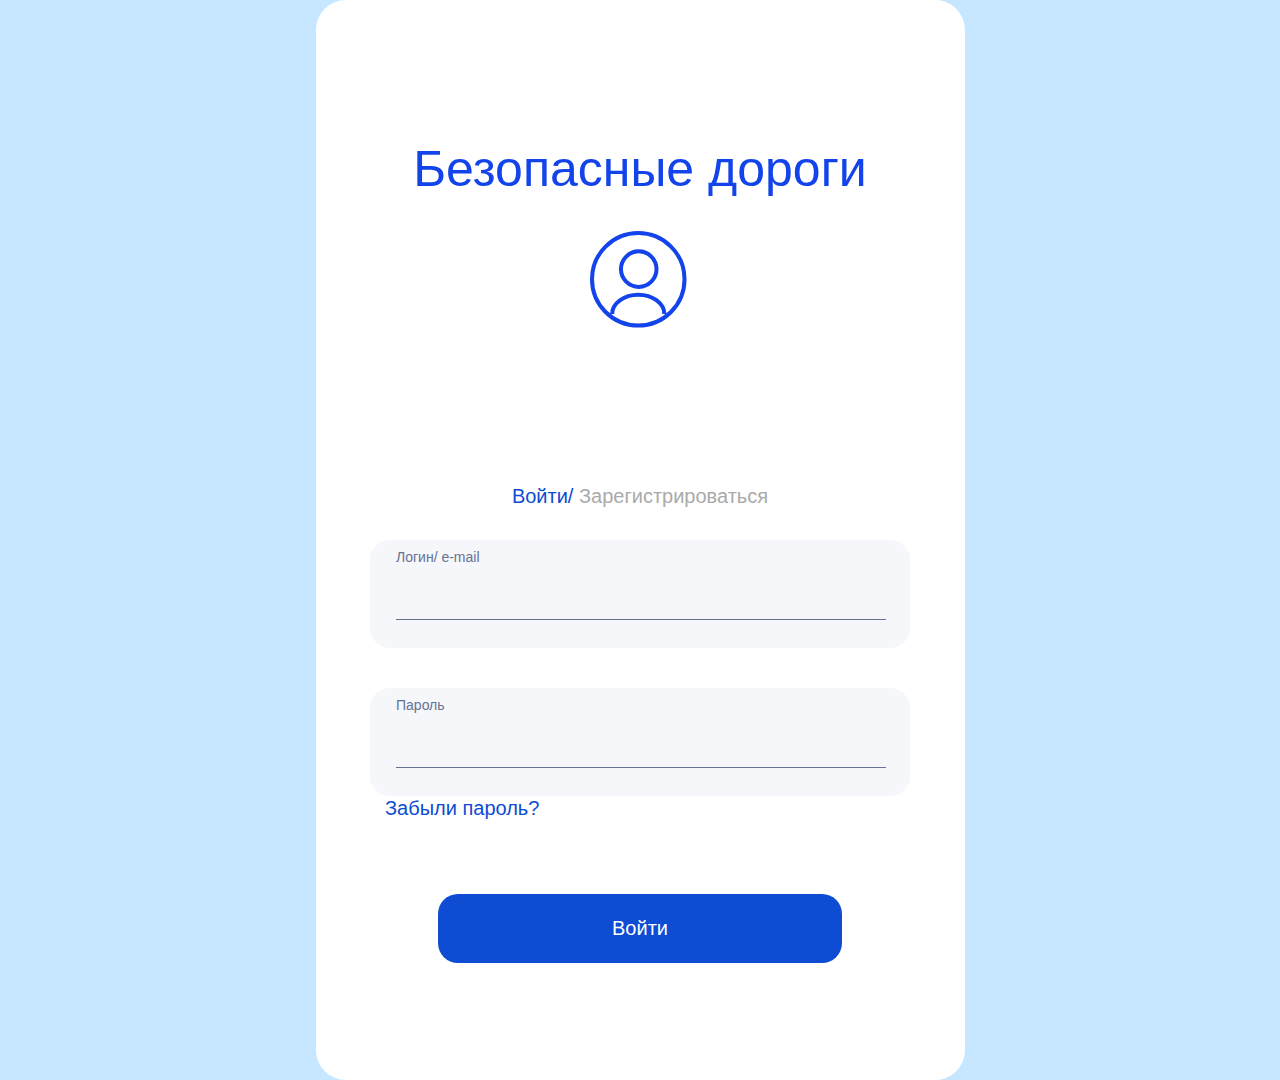
<file: login page/index.html>
<!DOCTYPE html>
<html lang="en">
<head>
    <meta charset="UTF-8">
    <meta name="viewport" content="width=device-width, initial-scale=1.0">
    <link rel="preconnect" href="https://fonts.googleapis.com">
    <link rel="preconnect" href="https://fonts.gstatic.com" crossorigin>
    <link href="https://fonts.googleapis.com/css2?family=Inter+Tight:ital,wght@0,100..900;1,100..900&display=swap" rel="stylesheet">
    <link rel="stylesheet" href="../reset.css">
    <link rel="stylesheet" href="style.css">
    <link rel="icon" href="../favicon.svg" type="image/x-icon">
    <title>Document</title>
</head>
<body>
    <main class="main container">
        <h1 class="main__heading">Безопасные дороги</h1>
        <svg class="main__icon" width="101" height="97" viewBox="0 0 101 97" fill="none" xmlns="http://www.w3.org/2000/svg">
            <circle cx="48.2594" cy="48.2594" r="46.2594" stroke="#1343EA" stroke-width="4"/>
            <path d="M66.5283 38.1249C66.5283 47.948 58.565 55.9113 48.7419 55.9113C38.9188 55.9113 30.9556 47.948 30.9556 38.1249C30.9556 28.3018 38.9188 20.3386 48.7419 20.3386C58.565 20.3386 66.5283 28.3018 66.5283 38.1249Z" stroke="#1343EA" stroke-width="4"/>
            <path d="M74.3194 83.0061C74.3194 72.345 62.6519 63.7024 48.2593 63.7024C33.8667 63.7024 22.1992 72.345 22.1992 83.0061" stroke="#1343EA" stroke-width="4"/>
            <path d="M82.0574 3.98224V10.216H80.7394V5.23325H80.7029L79.2754 6.12814V4.95931L80.8186 3.98224H82.0574Z" fill="white"/>
        </svg>
        <p class="main__description"><span class="description__active">Войти/</span> Зарегистрироваться</p>
       <form action="">
            <div class="main__item">
                <p class="item__hint">Логин/ e-mail</p>
                <input class="item__input input-login" type="text">
            </div>
            <div class="main__item">
                <p class="item__hint">Пароль</p>
                <input class="item__input input-password" type="password">
            </div>
            <button class="main__forget">Забыли пароль?</button>
            <button class="main__enter" type="submit">Войти</button>
        </form>
    </main>

    <script src="script.js">

    </script>
</body>
</html>
</file>
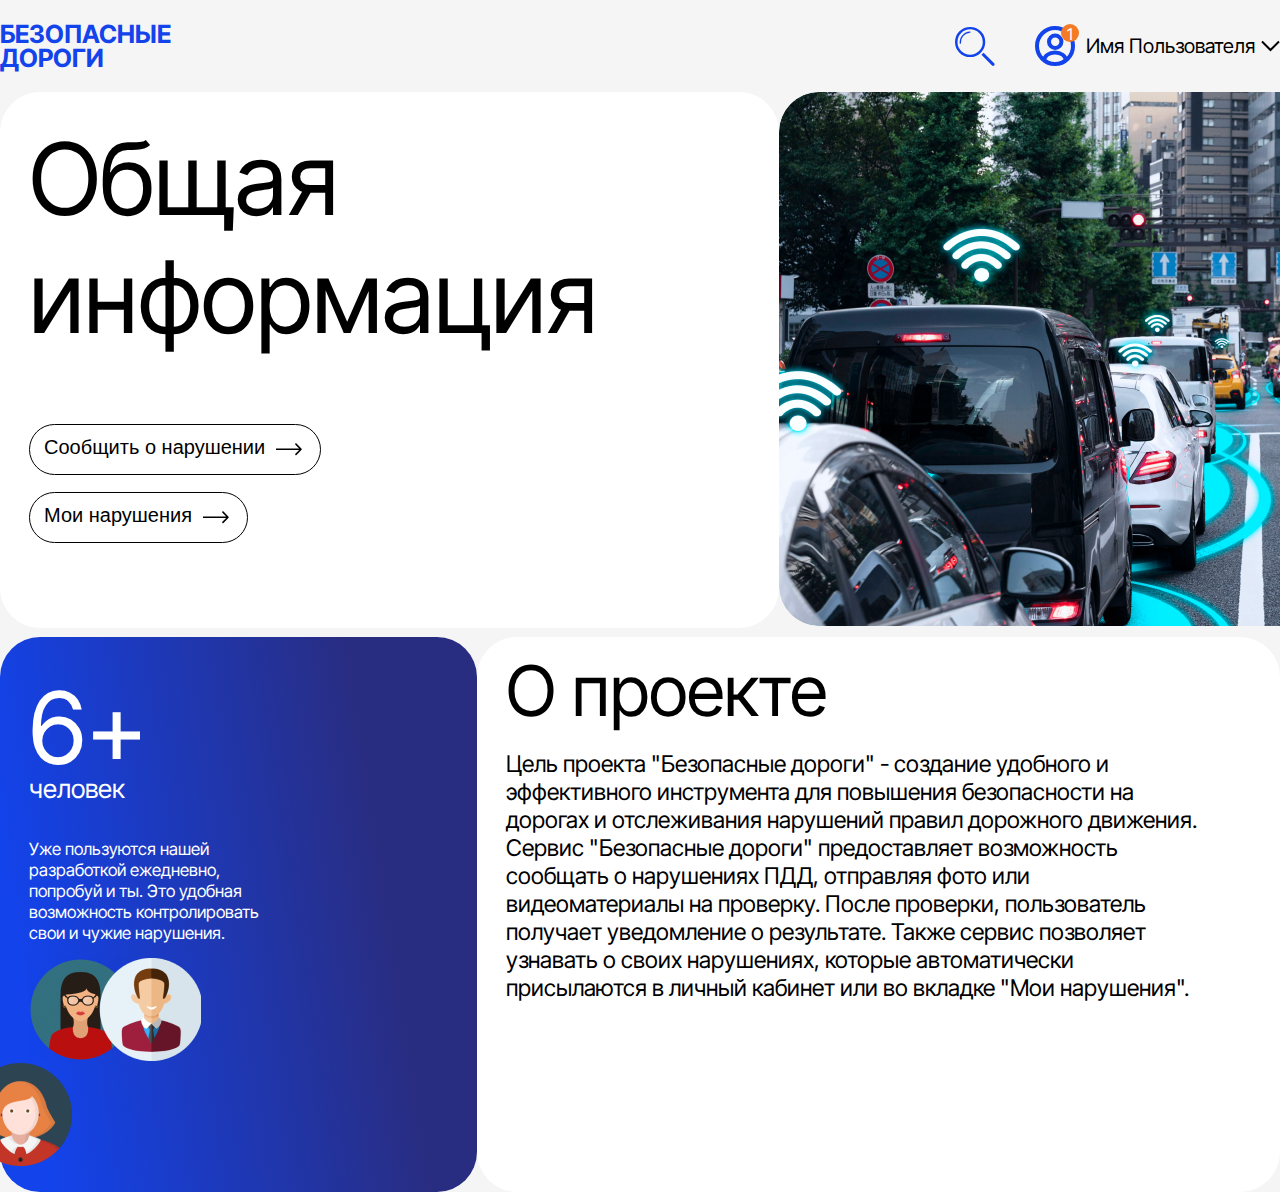
<file: main page/index.html>
<!DOCTYPE html>
<html lang="en">
<head>
    <meta charset="UTF-8">
    <meta name="viewport" content="width=device-width, initial-scale=1.0">
    <link rel="preconnect" href="https://fonts.googleapis.com">
    <link rel="preconnect" href="https://fonts.gstatic.com" crossorigin>
    <link href="https://fonts.googleapis.com/css2?family=Inter+Tight:ital,wght@0,100..900;1,100..900&display=swap" rel="stylesheet">
    <link rel="stylesheet" href="../reset.css">
    <link rel="stylesheet" href="style.css">
    <link rel="icon" href="../favicon.svg" type="image/x-icon">
    <title>Document</title>
</head>
<body>
    <div class="menu">
        <div class="menu__header">
            <div class="menu__icon"></div>
            <h3 class="menu__name">Имя</h3>
            <button class="menu__notification">
                <svg width="28" height="32" viewBox="0 0 28 32" fill="none" xmlns="http://www.w3.org/2000/svg">
                    <path d="M10 26.5H2V22.5616C2 21.6438 2.63308 20.8589 3.47643 20.497C4.71042 19.9674 6 19.1127 6 18C6 16.4509 6 12.277 6 10.1979C6 10.0662 6.01251 9.93621 6.03886 9.80717C6.4229 7.92647 7.73078 2.49995 14 2.5C20.5 2.50005 21.5 7 21.5 10V17.1716C21.5 17.702 21.7076 18.2132 22.0991 18.5711C22.6896 19.1111 23.4478 19.7442 24.1804 20.2285C25.1017 20.8378 26 21.8954 26 23V26.5H18.5M10 26.5C10.1667 27.8334 11.1716 30.0001 14 30.0001C17 30.0001 18.1667 27.5 18.5 26.5M10 26.5H18.5" stroke="#1343EA" stroke-width="4"/>
                </svg>
                <p class="notification__notif">1</p>
            </button>
        </div>
        <div class="menu__main">
            <button class="main__btn">
                <a class="btn__link" href="http://127.0.0.1:5500/profile%20page/index.html">Мой аккаунт</a>
            </button>
            <button class="main__btn">
                <a class="btn__link" href="http://127.0.0.1:5500/vaolation%20page/index.html">Мои нарушения</a>
            </button>
            <button class="main__btn">
                <a class="btn__link" href="http://127.0.0.1:5500/send%20paage/index.html">Отправить нарушение</a>
            </button>
        </div>
        <div class="menu__footer">
            <button class="menu__exit">Выйти</button>
        </div>
    </div>
    <header class="header container">
        <div class="header__logo">
            <h2 class="logo__heading"><a href="http://127.0.0.1:5500/main%20page/index.html">БЕЗОПАСНЫЕ ДОРОГИ</a></h2>
        </div>
        <div class="header__buttons">
            <svg class="buttons__search"  width="42" height="42" viewBox="0 0 42 42" fill="none" xmlns="http://www.w3.org/2000/svg">
                <path d="M30.4444 16.7937C30.4444 24.8413 23.9206 31.3651 15.873 31.3651C7.82544 31.3651 1.30159 24.8413 1.30159 16.7937C1.30159 8.74609 7.82544 2.22224 15.873 2.22224C23.9206 2.22224 30.4444 8.74609 30.4444 16.7937Z" stroke="#1343EA" stroke-width="2.60317"/>
                <path d="M38.8686 41.4172C39.4935 42.042 40.5065 42.042 41.1314 41.4172C41.7562 40.7923 41.7562 39.7793 41.1314 39.1544L38.8686 41.4172ZM27.7575 30.3061L38.8686 41.4172L41.1314 39.1544L30.0203 28.0433L27.7575 30.3061Z" fill="#1343EA"/>
                <path d="M5.5703 18.0331C5.12384 12.0092 9.64522 6.76397 15.6691 6.3175" stroke="#1343EA" stroke-width="1.30159" stroke-linecap="round" stroke-linejoin="round"/>
            </svg>
            <div class="buttons__profile">
                <div class="profile__user">
                    <svg width="40" height="40" viewBox="0 0 40 40" fill="none" xmlns="http://www.w3.org/2000/svg">
                        <circle cx="20" cy="20" r="18" stroke="#1343EA" stroke-width="4"/>
                        <circle cx="20.2" cy="15.8" r="6.2" stroke="#1343EA" stroke-width="4"/>
                        <path d="M30.8 34.4C30.8 29.9817 25.9647 26.4 20 26.4C14.0353 26.4 9.2 29.9817 9.2 34.4" stroke="#1343EA" stroke-width="4"/>
                    </svg>
                        
                    <p class="profile__notif">1</p>
                </div>
                <p class="profile__name">Имя Пользователя</p>
            </div>
        </div>
    </header>
    <main class="main container">
        <section class="main__top">
            <div class="top__left">
                <h1 class="left__heading">
                    Общая информация
                </h1>
                <div class="left__buttons">
                    <button class="buttons__btn">
                        <a href="http://127.0.0.1:5500/send%20paage/index.html">Сообщить о нарушении</a>
                    </button>
                    <button class="buttons__btn">
                      <a href="http://127.0.0.1:5500/vaolation%20page/index.html">Мои нарушения</a>
                    </button>
                </div>
            </div>
            <div class="top__right">
                <img class="right__img" src="img/main-img.jpg" alt="">
            </div>
        </section>

        <section class="main__bottom">
                <div class="bottom__left">
                    <h3 class="bottom-left__heading">
                        <span class="heading-numbers">6+</span> человек
                    </h3>
                    <p class="bottom-left__description">
                        Уже пользуются нашей разработкой ежедневно, попробуй и ты. Это удобная возможность контролировать свои и чужие нарушения.
                    </p>
                    <img class="bottom-left__img" src="img/image 7.png" alt="">
                    <img class="bottom-left__img two-img" src="img/image 9.png" alt="">
                    <img class="bottom-left__img three-img" src="img/image 8.png" alt="">
                        
                </div>
                <div class="bottom__right">
                    <h2 class="bottom-right__heading">О проекте </h2>
                    <p class="bottom-right__description">Цель проекта "Безопасные дороги" - создание удобного и эффективного инструмента для повышения безопасности на дорогах и отслеживания нарушений правил дорожного движения. </p>
                    <p class="bottom-right__description">Сервис "Безопасные дороги" предоставляет возможность сообщать о нарушениях ПДД, отправляя фото или видеоматериалы на проверку. После проверки, пользователь получает уведомление о результате. Также сервис позволяет узнавать о своих нарушениях, которые автоматически присылаются в личный кабинет или во вкладке "Мои нарушения".</p>
                </div>
        </section>
    </main>

    <script src="script.js" defer></script>
</body>
</html>
</file>
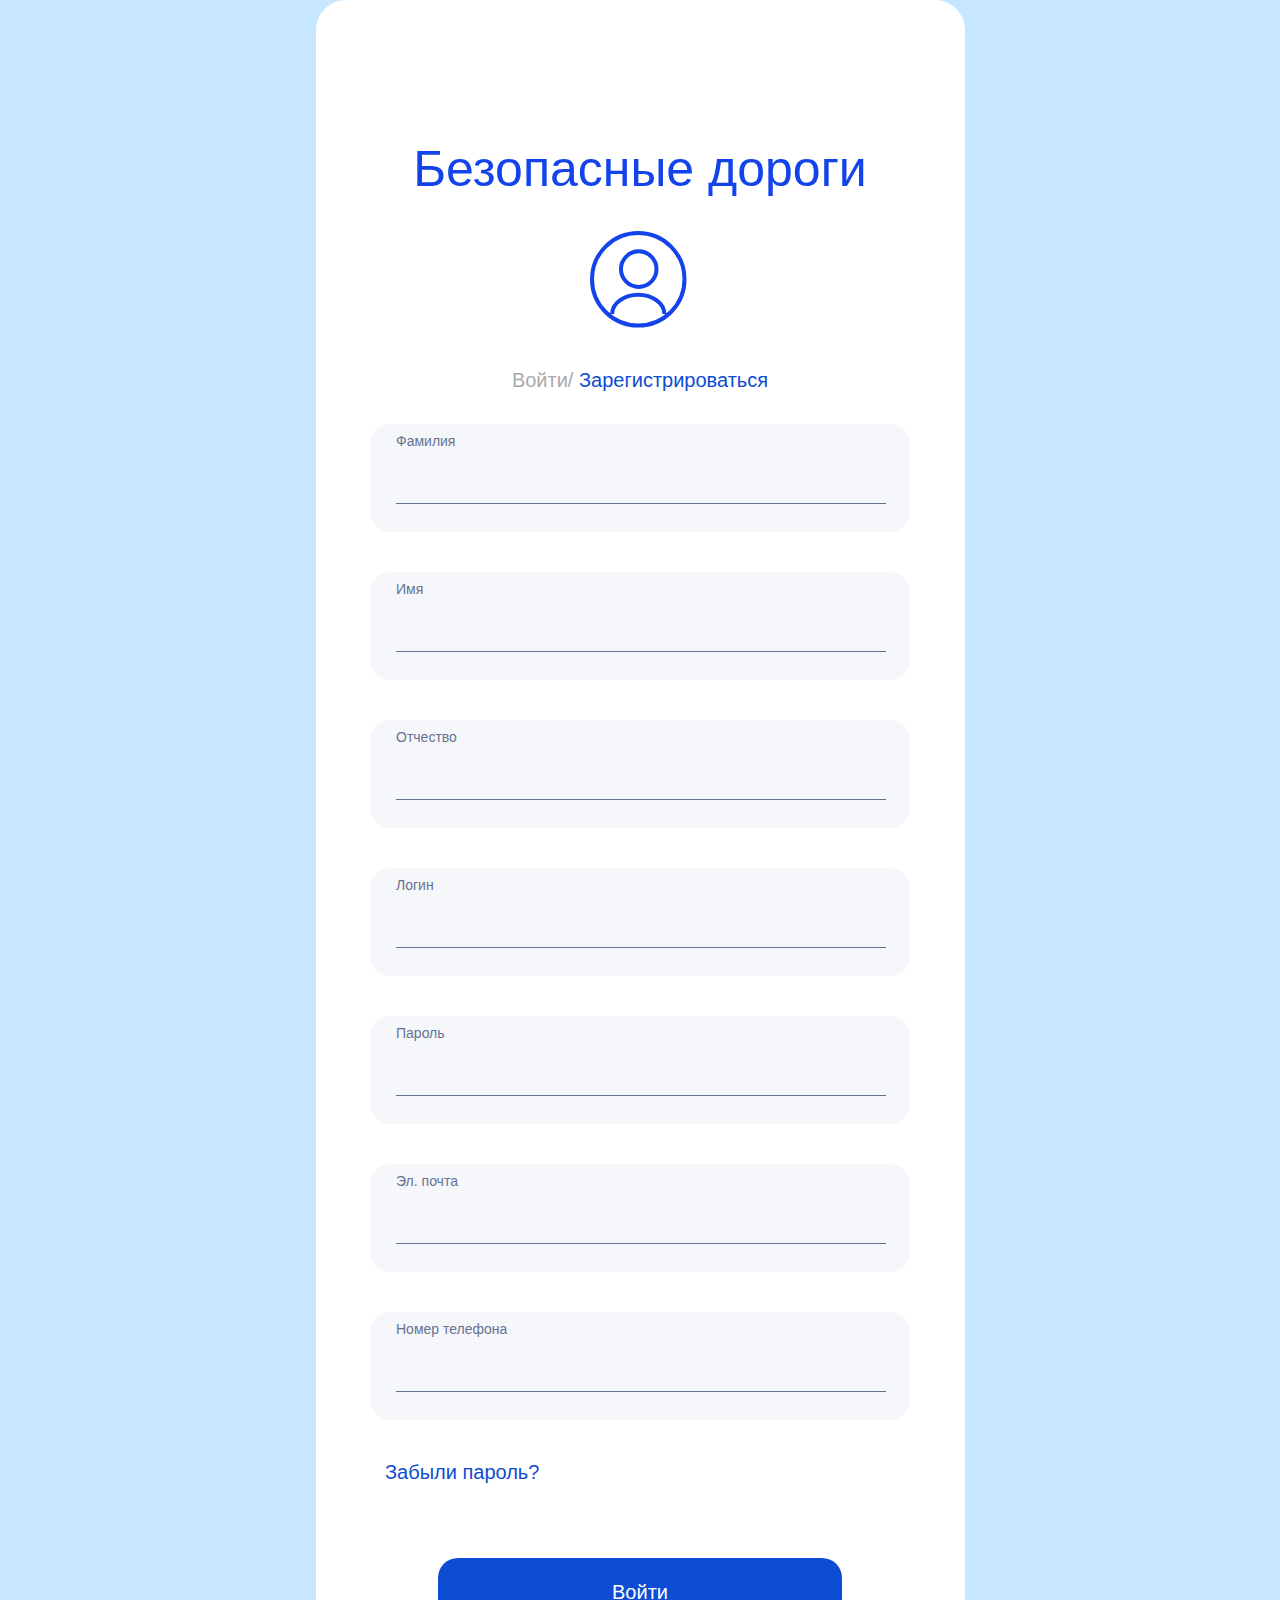
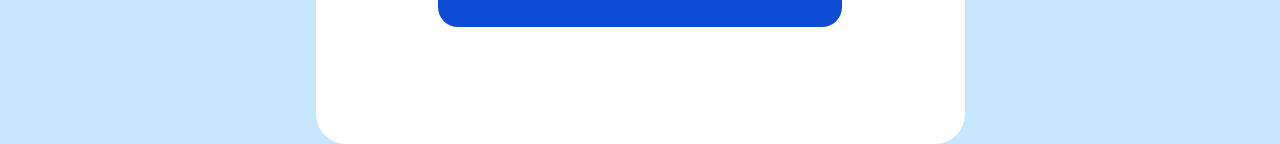
<file: register page/index.html>
<!DOCTYPE html>
<html lang="en">
<head>
    <meta charset="UTF-8">
    <meta name="viewport" content="width=device-width, initial-scale=1.0">
    <link rel="preconnect" href="https://fonts.googleapis.com">
    <link rel="preconnect" href="https://fonts.gstatic.com" crossorigin>
    <link href="https://fonts.googleapis.com/css2?family=Inter+Tight:ital,wght@0,100..900;1,100..900&display=swap" rel="stylesheet">
    <link rel="stylesheet" href="../reset.css">
    <link rel="stylesheet" href="style.css">
    <link rel="icon" href="../favicon.svg" type="image/x-icon">
    <title>Document</title>
</head>
<body>
    <main class="main container">
        <h1 class="main__heading">Безопасные дороги</h1>
        <svg class="main__icon" width="101" height="97" viewBox="0 0 101 97" fill="none" xmlns="http://www.w3.org/2000/svg">
            <circle cx="48.2594" cy="48.2594" r="46.2594" stroke="#1343EA" stroke-width="4"/>
            <path d="M66.5283 38.1249C66.5283 47.948 58.565 55.9113 48.7419 55.9113C38.9188 55.9113 30.9556 47.948 30.9556 38.1249C30.9556 28.3018 38.9188 20.3386 48.7419 20.3386C58.565 20.3386 66.5283 28.3018 66.5283 38.1249Z" stroke="#1343EA" stroke-width="4"/>
            <path d="M74.3194 83.0061C74.3194 72.345 62.6519 63.7024 48.2593 63.7024C33.8667 63.7024 22.1992 72.345 22.1992 83.0061" stroke="#1343EA" stroke-width="4"/>
            <path d="M82.0574 3.98224V10.216H80.7394V5.23325H80.7029L79.2754 6.12814V4.95931L80.8186 3.98224H82.0574Z" fill="white"/>
        </svg>
        <p class="main__description">Войти/ <span class="description__active">Зарегистрироваться</span></p>
        <div>
            <div class="main__item">
                <p class="item__hint">Фамилия</p>
                <input class="item__input input-lastName" type="text">
            </div>
            <div class="main__item">
                <p class="item__hint">Имя</p>
                <input class="item__input input-firstName" type="text">
            </div>
            <div class="main__item">
                <p class="item__hint">Отчество</p>
                <input class="item__input input-patronymic" type="text">
            </div>
            <div class="main__item">
                <p class="item__hint">Логин</p>
                <input class="item__input input-login" type="text">
            </div>
            <div class="main__item">
                <p class="item__hint">Пароль</p>
                <input class="item__input input-password" type="password">
            </div>
            <div class="main__item">
                <p class="item__hint">Эл. почта</p>
                <input class="item__input input-email" type="text">
            </div>
            <div class="main__item">
                <p class="item__hint">Номер телефона</p>
                <input class="item__input input-number" type="text">
            </div>
            <button class="main__forget">Забыли пароль?</button>
            <button class="main__enter" type="submit">Войти</button>
        </div>
    </main>

    <script src="script.js">

    </script>
</body>
</html>
</file>
<file: login page/style.css>
body {
    font-family: "Inter", sans-serif;
    background-color: #C6E7FF;
}

.container {
    max-width: 649px;
    margin: 0 auto;
}

.main {
    display: flex;
    flex-direction: column;
    align-items: center;
    padding: 144px 55px 117px;
    border-radius: 30px;
    color: #1343EA;
    background-color: white;
    box-sizing: border-box;
}

.main__heading {
    margin-bottom: 37px;
    font-size: 50px;
    font-weight: 400;
}

.main__icon {
    margin-bottom: 158px;
}
.main__description {
    color: #AAA;
    margin-bottom: 34px;
    font-weight: 400;
    font-size: 20px;
}

.description__active {
    color: #0D4CD3;
}

.main__item {
    width: 540px;
    padding: 10px 28px 28px 26px;
    border-radius: 20px;
    background-color: #F5F7FA;
    box-sizing: border-box;
}

.main__item:nth-child(1) {
    margin-bottom: 40px;
}

.item__hint {
    font-size: 14px;
    margin-bottom: 13px;
    color: #667293;
}

.item__input {
    width: 100%;
    height: 40px;
    border: 0;
    border-bottom: 1px solid #667293;
    background-color: transparent;
}

.main__forget {
    margin-bottom: 73px;
    padding-left: 15px; 
    border: 0;
    background-color: transparent;
    font-size: 20px;
    color: #0D4CD3;
}

.main__enter {
    display: block;
    margin: 0 auto;
    padding: 23px 174px;
    border-radius: 20px;
    border: 0;
    background-color: #0D4CD3;
    font-size: 20px;
    color: white;
}
</file>
<file: main page/style.css>
body {
    font-family: "Inter Tight", sans-serif;
    background-color: #F5F5F5;
}

.container {
    max-width: 1824px;
    margin: 0 auto;
}

/* Header */
.header {
    display: flex;
    justify-content: space-between;
    align-items: center;
    padding-top: 22px;
    margin-bottom: 22px;
}

.logo__heading {
    max-width: 200px;
    font-size: 25px;
    line-height: 24px;
    font-weight: 700;
}

.logo__heading a {
    color: #1343EA;
    text-decoration: none;
}

.logo__heading a:visited  {
    color: #1343EA;
}
.header__navigation {
    display: flex;
    align-items: center;
    background-color: white;
    padding-right: 58px;
    border-radius: 50px;
}

.navigation__item {
    font-size: 20px;
    list-style-type: none;
    margin-right: 125px;
}

.navigation__item:last-child {
    margin-right: 0;
}

.item-active {
    background-color: #BECFFF;
    padding: 21px 58px;
    margin-right: 67px;
    border-radius: 50px;
}

.header__buttons {
    display: flex;
    align-items: center;
}

.buttons__profile {
    display: flex;
    align-items: center;
    cursor: pointer;
}

.buttons__search {
    width: 40px;
    height: 40px;
    margin-right: 40px;
    cursor: pointer;
}

.profile__user {
    position: relative;
    width: 42px;
    height: 40px;
    margin-right: 9px;
    cursor: pointer;
}

.profile__notif {
    position: absolute;
    top: -2px;
    right: -2px;
    width: 14px;
    height: 14px;
    padding: 2px;
    text-align: center;
    background-color: #F37B25;
    color: white;
    border-radius: 100%;
}

.profile__name {
    font-size: 20px;
    position: relative;
    padding-right: 25px;
}

.profile__name::after {
    content: "";
    width: 19px;
    height: 12px;
    position: absolute;
    top: 4px;
    right: 0;
    background-image: url("img/arrow.svg");
}

/* Main */
.main__top {
    display: flex;
    justify-content: space-between;
    margin-bottom: 9px;
}

.top__left {
    padding: 28px 182px 66px 29px;
    border-radius: 40px;
    background-color: white;
    box-sizing: border-box;
}

.left__heading {
    max-width: 688px;
    margin-bottom: 68px;
    font-size: 100px;
    font-weight: 400;
    line-height: 118px;
}

.left__buttons {
    max-width: 388px;
    display: flex;
    flex-wrap: wrap;
}

.buttons__btn {
    position: relative;
    margin-right: 34px;
    margin-bottom: 17px;
    padding: 11px 55px 15px 14px;
    border: 1px solid black;
    background-color: transparent;
    border-radius: 40px;
    font-size: 20px;
    font-weight: 400;
}

.buttons__btn a {
    color: black;
    text-decoration: none;
}

.buttons__btn a:visited {
    color: black;
    text-decoration: none;
}

.buttons__btn::after {
    content: '';
    width: 27px;
    height: 13px;
    position: absolute;
    top: 18px;
    right: 18px;
    background-image: url("img/main_arrow.svg");
}

.buttons__btn:last-child {
    margin-right: 0;
}

.top__right {
    border-radius: 40px;
}

.main__bottom {
    display: flex;
    justify-content: space-between;
}

.bottom__left {
    padding-top: 42px;
    padding-left: 29px;
    padding-bottom: 24px;
    padding-right: 182px;
    border-radius: 40px;
    background: linear-gradient(81.33deg, #1343EA 10.04%, #292D81 77.21%);
    color: white;
}

.bottom-left__heading {
    max-width: 198px;
    font-size: 26px;
    margin-bottom: 37px;
}

.heading-numbers {
    font-size: 100px;
    line-height: 97px;
}

.bottom-left__description {
    max-width: 413px;
    margin-bottom: 14px;
    font-size: 17px;
    line-height: 21px;
} 

.bottom-left__img {
    width: 103px;
    height: 103px;
}

.two-img {
    position: relative;
    transform: translateX(-38px);
    z-index: 2;
}

.three-img {
    transform: translateX(-60px);
    z-index: 1;
}

.bottom__right {
    border-radius: 40px;
    background-color: white;
    padding: 11px 83px 36px 29px;
}

.bottom-right__heading {
    max-width: 707px;
    margin-bottom: 17px;
    font-weight: 400;
    font-size: 70px;
    line-height: 85px;
}

.bottom-right__description {
    max-width: 1073px;
    font-weight: 400;
    font-size: 23px;
    line-height: 28px;
}

.right__img {
    border-radius: 40px;
}

/* Menu */
.menu {
    position: absolute;
    top: -100%;
    right: 0;
    width: 309px;
    padding: 24px 33px 19px 29px;
    background-color: white;
    border-radius: 10px;
    box-sizing: border-box;
    transition: all .3s;
    z-index: 5;
}

.menu-active {
    top: 0;
}

.menu__header {
    display: flex;
    justify-content: space-between;
    align-items: center;
    margin-bottom: 18px;
}

.menu__icon {
    width: 54px;
    height: 54px;
    border-radius: 50%;
    background-color: #D9D9D9;    
}

.menu__name {
    font-size: 20px;
}

.menu__notification {
    position: relative;
    border: 0;
    background-color: transparent;
    cursor: pointer;
}

.notification__notif {
    position: absolute;
    top: -2px;
    right: -2px;
    width: 14px;
    height: 14px;
    padding: 2px;
    text-align: center;
    background-color: #F37B25;
    color: white;
    border-radius: 100%;
}

.menu__main {
    display: flex;
    flex-direction: column;
    margin-bottom: 78px;
}

.main__btn {
    padding-top: 6px;
    padding-bottom: 8px;
    padding-left: 11px; 
    border: 0;
    border-radius: 20px;
    box-shadow: 2px 2px 4px 0px #00000033;
    background-color: transparent;
    text-align: start;
}

.main__btn:not(:last-child) {
    margin-bottom: 5px;
}

.btn__link {
    color: black;
    text-decoration: none;
    font-size: 18px;
}

.menu__footer {
    display: flex;
    justify-content: flex-end;
}

.menu__exit {
    border: 0;
    color: #1343EA;
    background-color: transparent;
    font-size: 20px;
    cursor: pointer;
}
</file>
<file: register page/style.css>
body {
    font-family: "Inter", sans-serif;
    background-color: #C6E7FF;
}

.container {
    max-width: 649px;
    margin: 0 auto;
}

.main {
    display: flex;
    flex-direction: column;
    align-items: center;
    padding: 144px 55px 117px;
    border-radius: 30px;
    color: #1343EA;
    background-color: white;
    box-sizing: border-box;
}

.main__heading {
    margin-bottom: 37px;
    font-size: 50px;
    font-weight: 400;
}

.main__icon {
    margin-bottom: 42px;
}

.main__description {
    color: #AAA;
    margin-bottom: 34px;
    font-weight: 400;
    font-size: 20px;
}

.description__active {
    color: #0D4CD3;
}

.main__item {
    width: 540px;
    padding: 10px 28px 28px 26px;
    border-radius: 20px;
    background-color: #F5F7FA;
    box-sizing: border-box;
}

.main__item:not(:last-child) {
    margin-bottom: 40px;
}

.item__hint {
    font-size: 14px;
    margin-bottom: 13px;
    color: #667293;
}

.item__input {
    width: 100%;
    height: 40px;
    border: 0;
    border-bottom: 1px solid #667293;
    background-color: transparent;
}

.main__forget {
    margin-bottom: 73px;
    padding-left: 15px; 
    border: 0;
    background-color: transparent;
    font-size: 20px;
    color: #0D4CD3;
}

.main__enter {
    display: block;
    margin: 0 auto;
    padding: 23px 174px;
    border-radius: 20px;
    border: 0;
    background-color: #0D4CD3;
    font-size: 20px;
    color: white;
}
</file>
